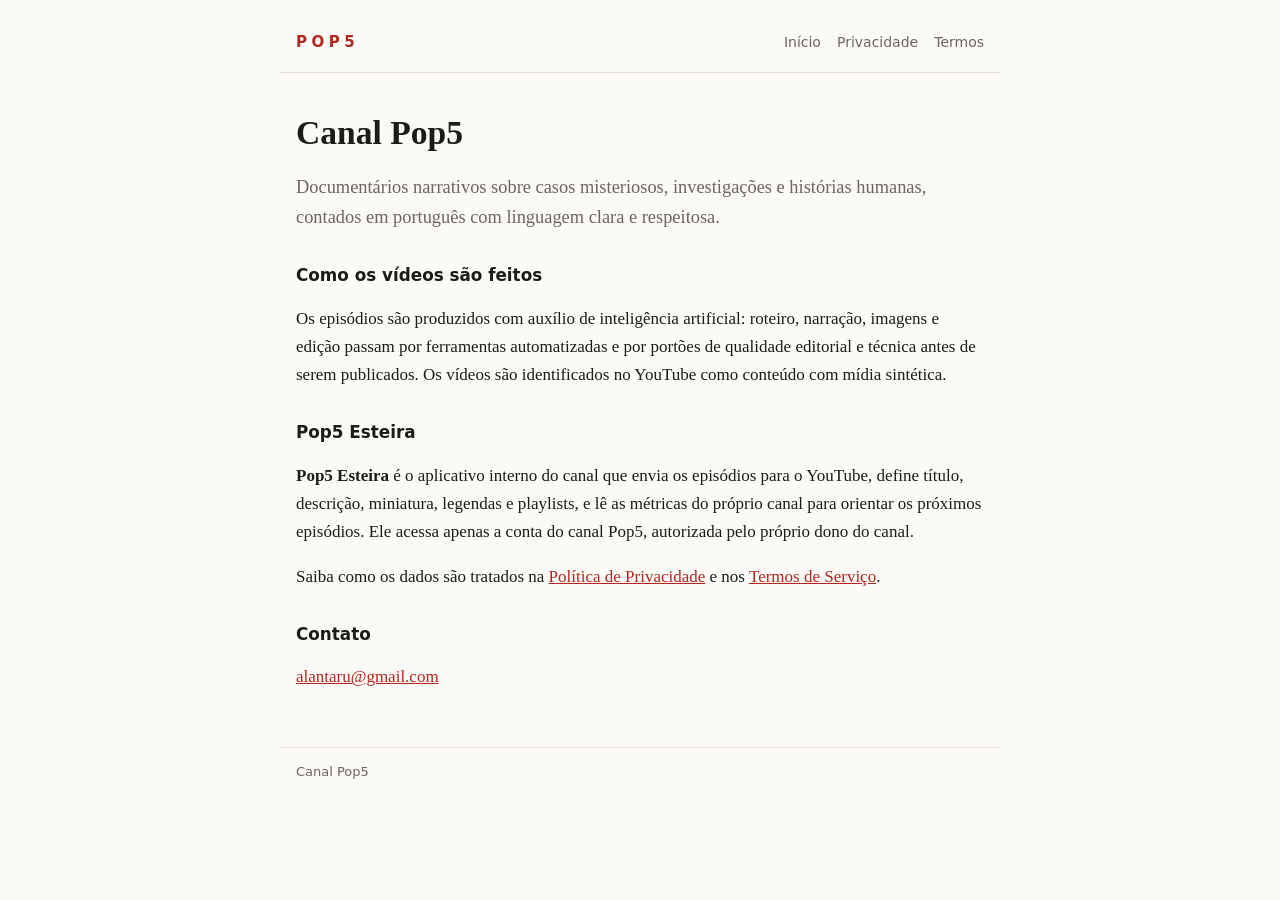
<file: index.html>
<!doctype html>
<html lang="pt-BR">
<head>
  <meta charset="utf-8">
  <meta name="viewport" content="width=device-width, initial-scale=1">
  <title>Canal Pop5</title>
  <meta name="description" content="Canal Pop5: documentários narrativos sobre casos misteriosos, produzidos com auxílio de inteligência artificial.">
  <link rel="stylesheet" href="estilo.css">
</head>
<body>
  <header>
    <p class="marca">POP5</p>
    <nav><a href="index.html">Início</a><a href="privacidade.html">Privacidade</a><a href="termos.html">Termos</a></nav>
  </header>
  <main>
    <h1>Canal Pop5</h1>
    <p class="lead">Documentários narrativos sobre casos misteriosos, investigações e histórias humanas, contados em português com linguagem clara e respeitosa.</p>

    <h2>Como os vídeos são feitos</h2>
    <p>Os episódios são produzidos com auxílio de inteligência artificial: roteiro, narração, imagens e edição passam por ferramentas automatizadas e por portões de qualidade editorial e técnica antes de serem publicados. Os vídeos são identificados no YouTube como conteúdo com mídia sintética.</p>

    <h2>Pop5 Esteira</h2>
    <p><strong>Pop5 Esteira</strong> é o aplicativo interno do canal que envia os episódios para o YouTube, define título, descrição, miniatura, legendas e playlists, e lê as métricas do próprio canal para orientar os próximos episódios. Ele acessa apenas a conta do canal Pop5, autorizada pelo próprio dono do canal.</p>
    <p>Saiba como os dados são tratados na <a href="privacidade.html">Política de Privacidade</a> e nos <a href="termos.html">Termos de Serviço</a>.</p>

    <h2>Contato</h2>
    <p><a href="mailto:alantaru@gmail.com">alantaru@gmail.com</a></p>
  </main>
  <footer>Canal Pop5</footer>
</body>
</html>
</file>
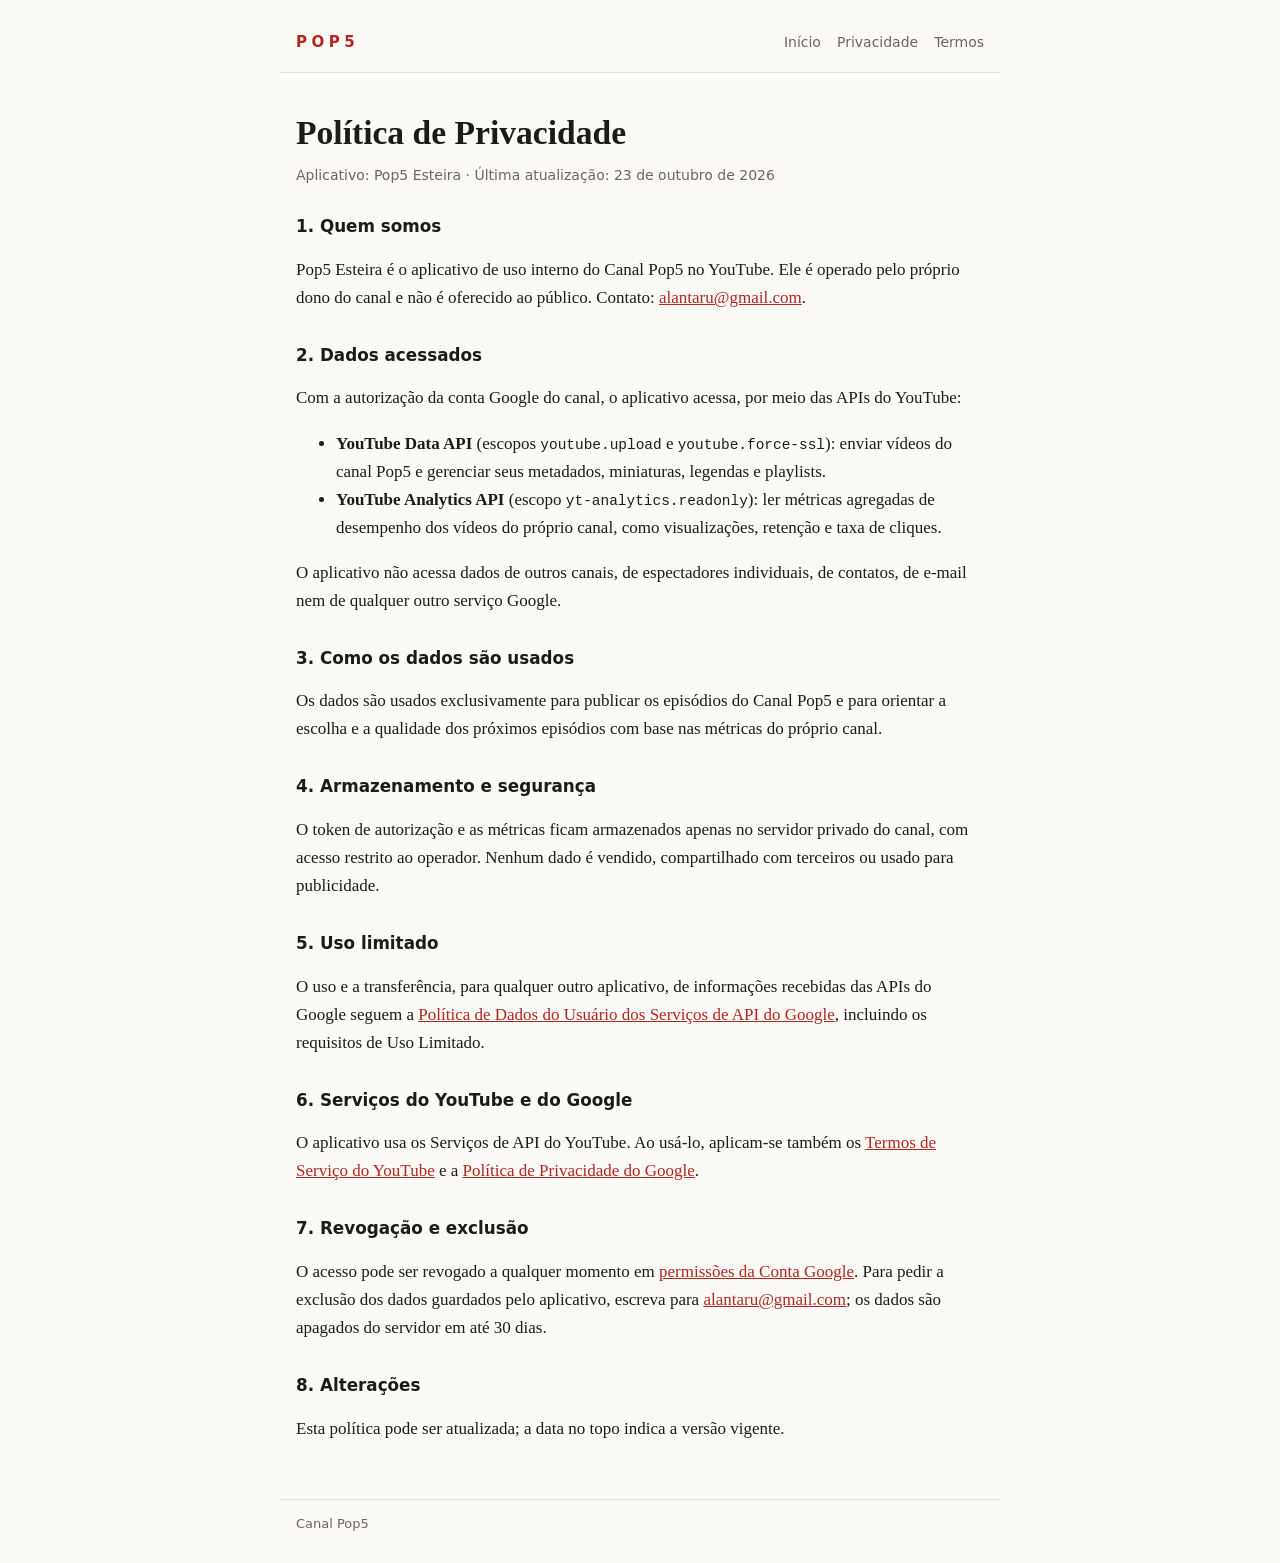
<file: privacidade.html>
<!doctype html>
<html lang="pt-BR">
<head>
  <meta charset="utf-8">
  <meta name="viewport" content="width=device-width, initial-scale=1">
  <title>Política de Privacidade — Pop5 Esteira</title>
  <link rel="stylesheet" href="estilo.css">
</head>
<body>
  <header>
    <p class="marca">POP5</p>
    <nav><a href="index.html">Início</a><a href="privacidade.html">Privacidade</a><a href="termos.html">Termos</a></nav>
  </header>
  <main>
    <h1>Política de Privacidade</h1>
    <p class="meta">Aplicativo: Pop5 Esteira · Última atualização: 23 de outubro de 2026</p>

    <h2>1. Quem somos</h2>
    <p>Pop5 Esteira é o aplicativo de uso interno do Canal Pop5 no YouTube. Ele é operado pelo próprio dono do canal e não é oferecido ao público. Contato: <a href="mailto:alantaru@gmail.com">alantaru@gmail.com</a>.</p>

    <h2>2. Dados acessados</h2>
    <p>Com a autorização da conta Google do canal, o aplicativo acessa, por meio das APIs do YouTube:</p>
    <ul>
      <li><strong>YouTube Data API</strong> (escopos <code>youtube.upload</code> e <code>youtube.force-ssl</code>): enviar vídeos do canal Pop5 e gerenciar seus metadados, miniaturas, legendas e playlists.</li>
      <li><strong>YouTube Analytics API</strong> (escopo <code>yt-analytics.readonly</code>): ler métricas agregadas de desempenho dos vídeos do próprio canal, como visualizações, retenção e taxa de cliques.</li>
    </ul>
    <p>O aplicativo não acessa dados de outros canais, de espectadores individuais, de contatos, de e-mail nem de qualquer outro serviço Google.</p>

    <h2>3. Como os dados são usados</h2>
    <p>Os dados são usados exclusivamente para publicar os episódios do Canal Pop5 e para orientar a escolha e a qualidade dos próximos episódios com base nas métricas do próprio canal.</p>

    <h2>4. Armazenamento e segurança</h2>
    <p>O token de autorização e as métricas ficam armazenados apenas no servidor privado do canal, com acesso restrito ao operador. Nenhum dado é vendido, compartilhado com terceiros ou usado para publicidade.</p>

    <h2>5. Uso limitado</h2>
    <p>O uso e a transferência, para qualquer outro aplicativo, de informações recebidas das APIs do Google seguem a <a href="https://developers.google.com/terms/api-services-user-data-policy">Política de Dados do Usuário dos Serviços de API do Google</a>, incluindo os requisitos de Uso Limitado.</p>

    <h2>6. Serviços do YouTube e do Google</h2>
    <p>O aplicativo usa os Serviços de API do YouTube. Ao usá-lo, aplicam-se também os <a href="https://www.youtube.com/t/terms">Termos de Serviço do YouTube</a> e a <a href="https://policies.google.com/privacy">Política de Privacidade do Google</a>.</p>

    <h2>7. Revogação e exclusão</h2>
    <p>O acesso pode ser revogado a qualquer momento em <a href="https://security.google.com/settings/security/permissions">permissões da Conta Google</a>. Para pedir a exclusão dos dados guardados pelo aplicativo, escreva para <a href="mailto:alantaru@gmail.com">alantaru@gmail.com</a>; os dados são apagados do servidor em até 30 dias.</p>

    <h2>8. Alterações</h2>
    <p>Esta política pode ser atualizada; a data no topo indica a versão vigente.</p>
  </main>
  <footer>Canal Pop5</footer>
</body>
</html>
</file>
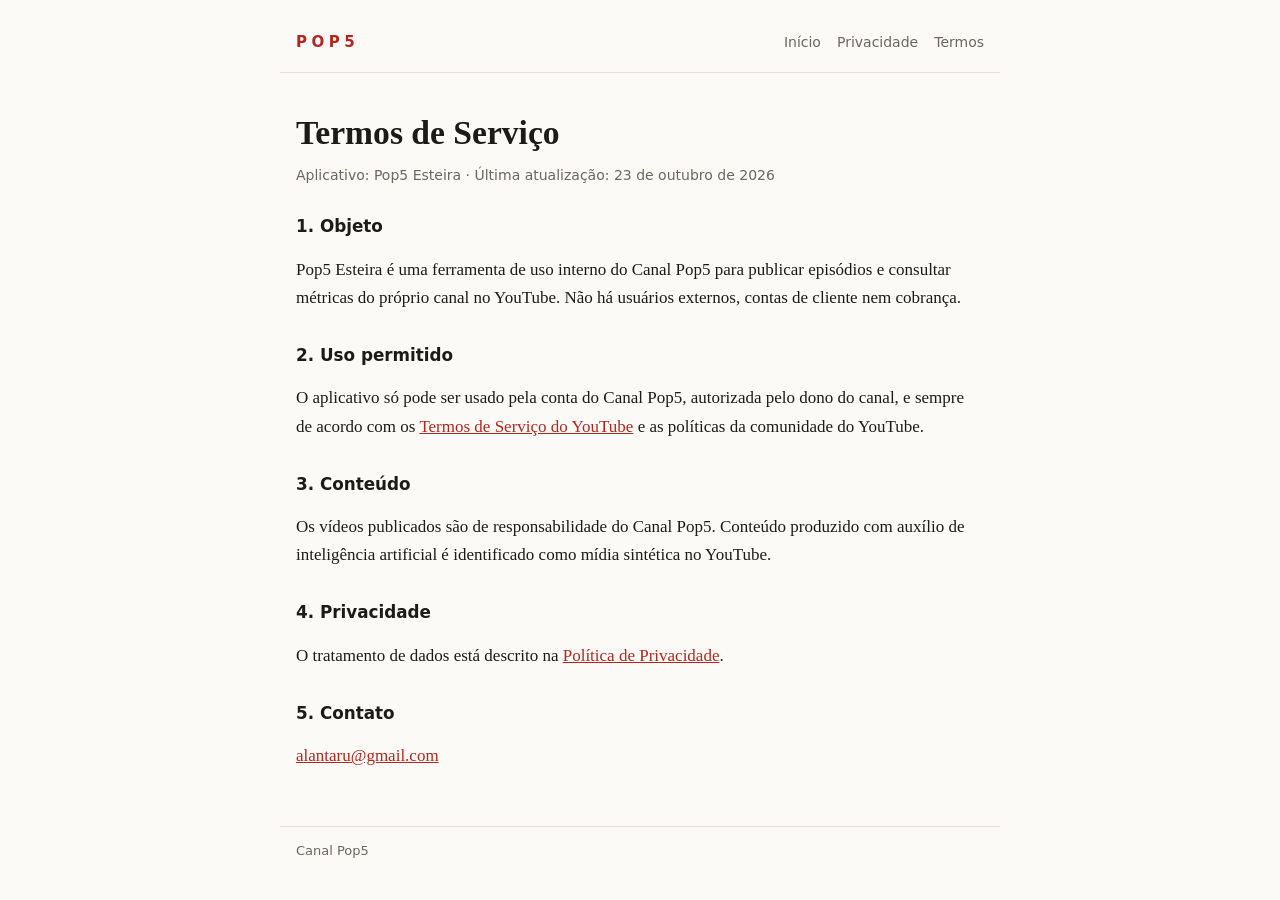
<file: termos.html>
<!doctype html>
<html lang="pt-BR">
<head>
  <meta charset="utf-8">
  <meta name="viewport" content="width=device-width, initial-scale=1">
  <title>Termos de Serviço — Pop5 Esteira</title>
  <link rel="stylesheet" href="estilo.css">
</head>
<body>
  <header>
    <p class="marca">POP5</p>
    <nav><a href="index.html">Início</a><a href="privacidade.html">Privacidade</a><a href="termos.html">Termos</a></nav>
  </header>
  <main>
    <h1>Termos de Serviço</h1>
    <p class="meta">Aplicativo: Pop5 Esteira · Última atualização: 23 de outubro de 2026</p>

    <h2>1. Objeto</h2>
    <p>Pop5 Esteira é uma ferramenta de uso interno do Canal Pop5 para publicar episódios e consultar métricas do próprio canal no YouTube. Não há usuários externos, contas de cliente nem cobrança.</p>

    <h2>2. Uso permitido</h2>
    <p>O aplicativo só pode ser usado pela conta do Canal Pop5, autorizada pelo dono do canal, e sempre de acordo com os <a href="https://www.youtube.com/t/terms">Termos de Serviço do YouTube</a> e as políticas da comunidade do YouTube.</p>

    <h2>3. Conteúdo</h2>
    <p>Os vídeos publicados são de responsabilidade do Canal Pop5. Conteúdo produzido com auxílio de inteligência artificial é identificado como mídia sintética no YouTube.</p>

    <h2>4. Privacidade</h2>
    <p>O tratamento de dados está descrito na <a href="privacidade.html">Política de Privacidade</a>.</p>

    <h2>5. Contato</h2>
    <p><a href="mailto:alantaru@gmail.com">alantaru@gmail.com</a></p>
  </main>
  <footer>Canal Pop5</footer>
</body>
</html>
</file>
<file: estilo.css>
:root {
  --fundo: #fbfaf7;
  --texto: #1d1b18;
  --suave: #6b665e;
  --linha: #e4e0d8;
  --destaque: #b3261e;
}

@media (prefers-color-scheme: dark) {
  :root {
    --fundo: #141311;
    --texto: #ece8e1;
    --suave: #a39d93;
    --linha: #2e2b27;
    --destaque: #ef6b5f;
  }
}

* { box-sizing: border-box; }

body {
  margin: 0;
  background: var(--fundo);
  color: var(--texto);
  font: 17px/1.65 Georgia, "Times New Roman", serif;
}

header, main, footer {
  max-width: 720px;
  margin: 0 auto;
  padding: 0 16px;
}

header {
  display: flex;
  justify-content: space-between;
  align-items: baseline;
  flex-wrap: wrap;
  gap: 8px;
  padding-top: 28px;
  padding-bottom: 16px;
  border-bottom: 1px solid var(--linha);
}

.marca {
  margin: 0;
  font: 700 15px/1 system-ui, sans-serif;
  letter-spacing: 0.3em;
  color: var(--destaque);
}

nav a {
  margin-left: 16px;
  font: 14px system-ui, sans-serif;
  color: var(--suave);
  text-decoration: none;
}

nav a:hover { color: var(--texto); }

h1 { font-size: 2.1rem; line-height: 1.2; margin: 40px 0 12px; }
h2 { font: 600 1.05rem/1.4 system-ui, sans-serif; margin: 32px 0 6px; }

.lead { font-size: 1.15rem; color: var(--suave); }
.meta { font: 14px system-ui, sans-serif; color: var(--suave); }

a { color: var(--destaque); }
code { font-size: 0.85em; }

footer {
  margin-top: 56px;
  padding-top: 16px;
  padding-bottom: 32px;
  border-top: 1px solid var(--linha);
  font: 13px system-ui, sans-serif;
  color: var(--suave);
}
</file>
